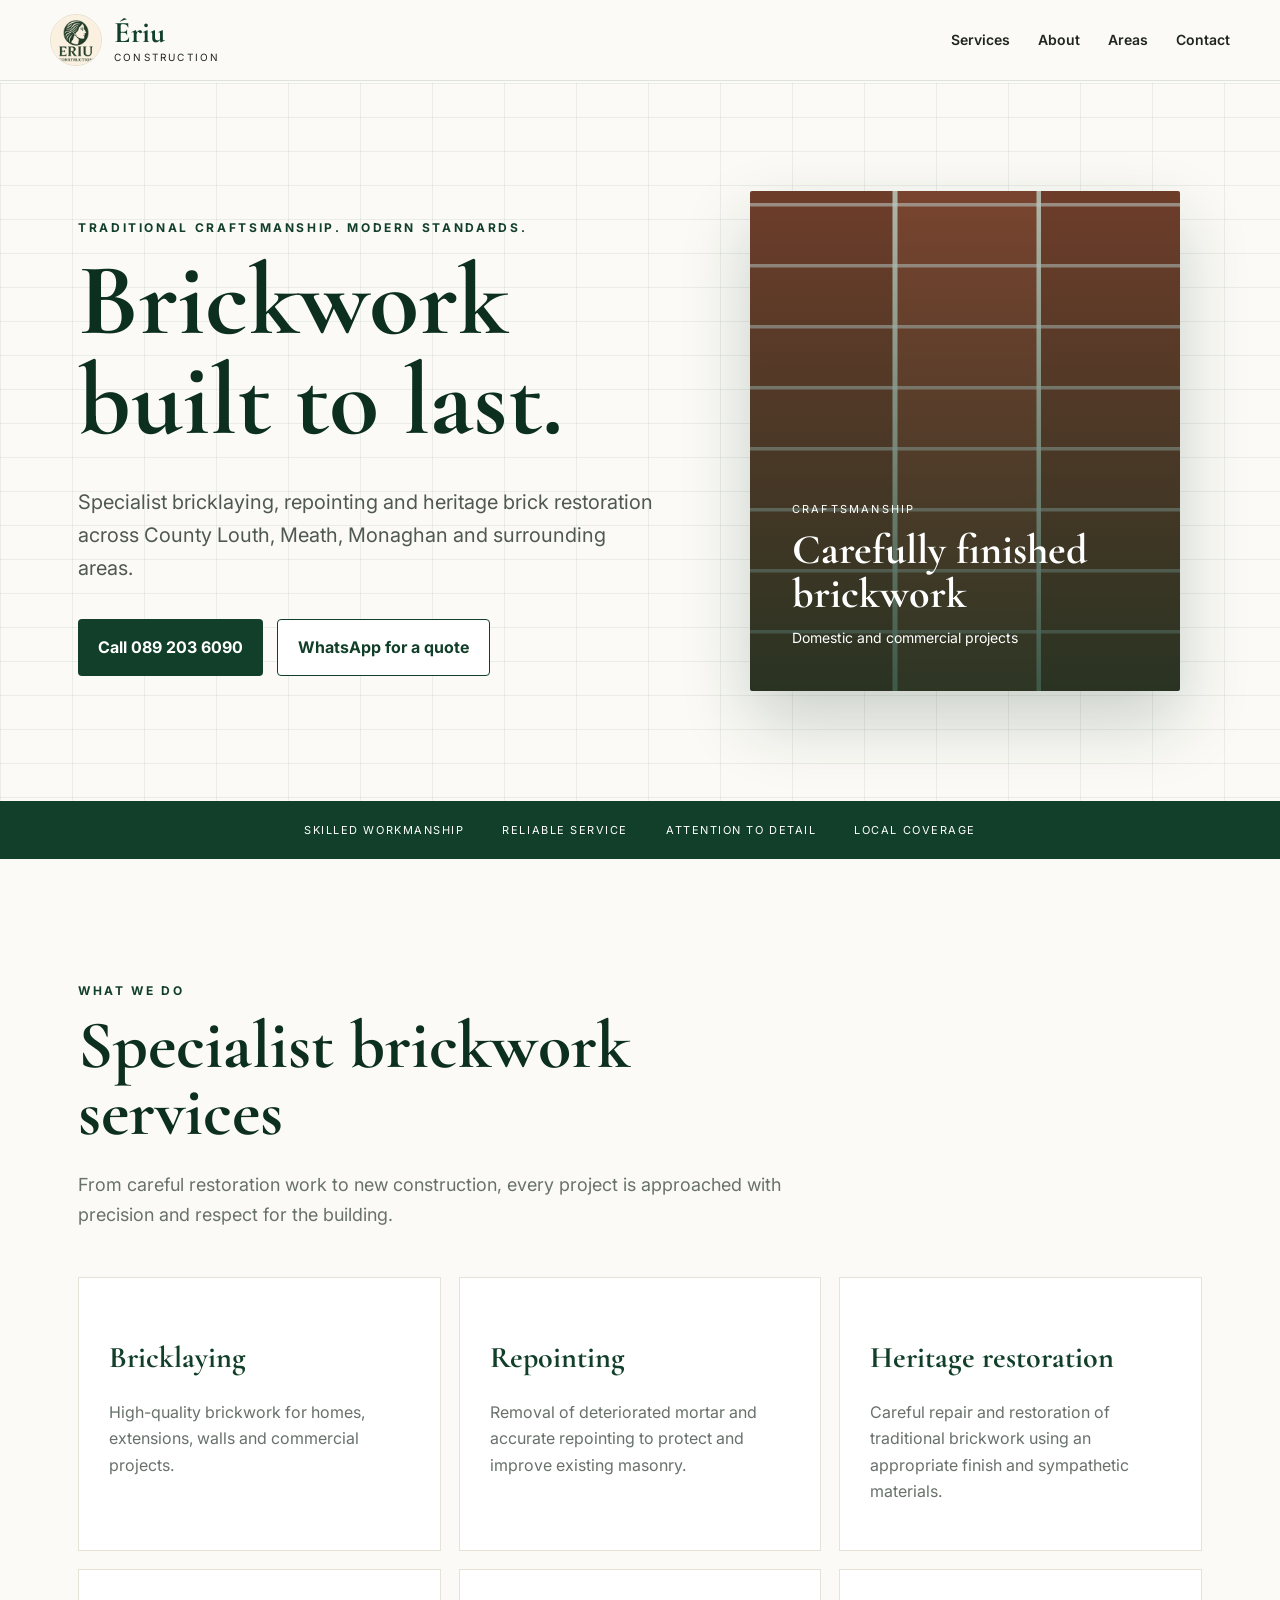
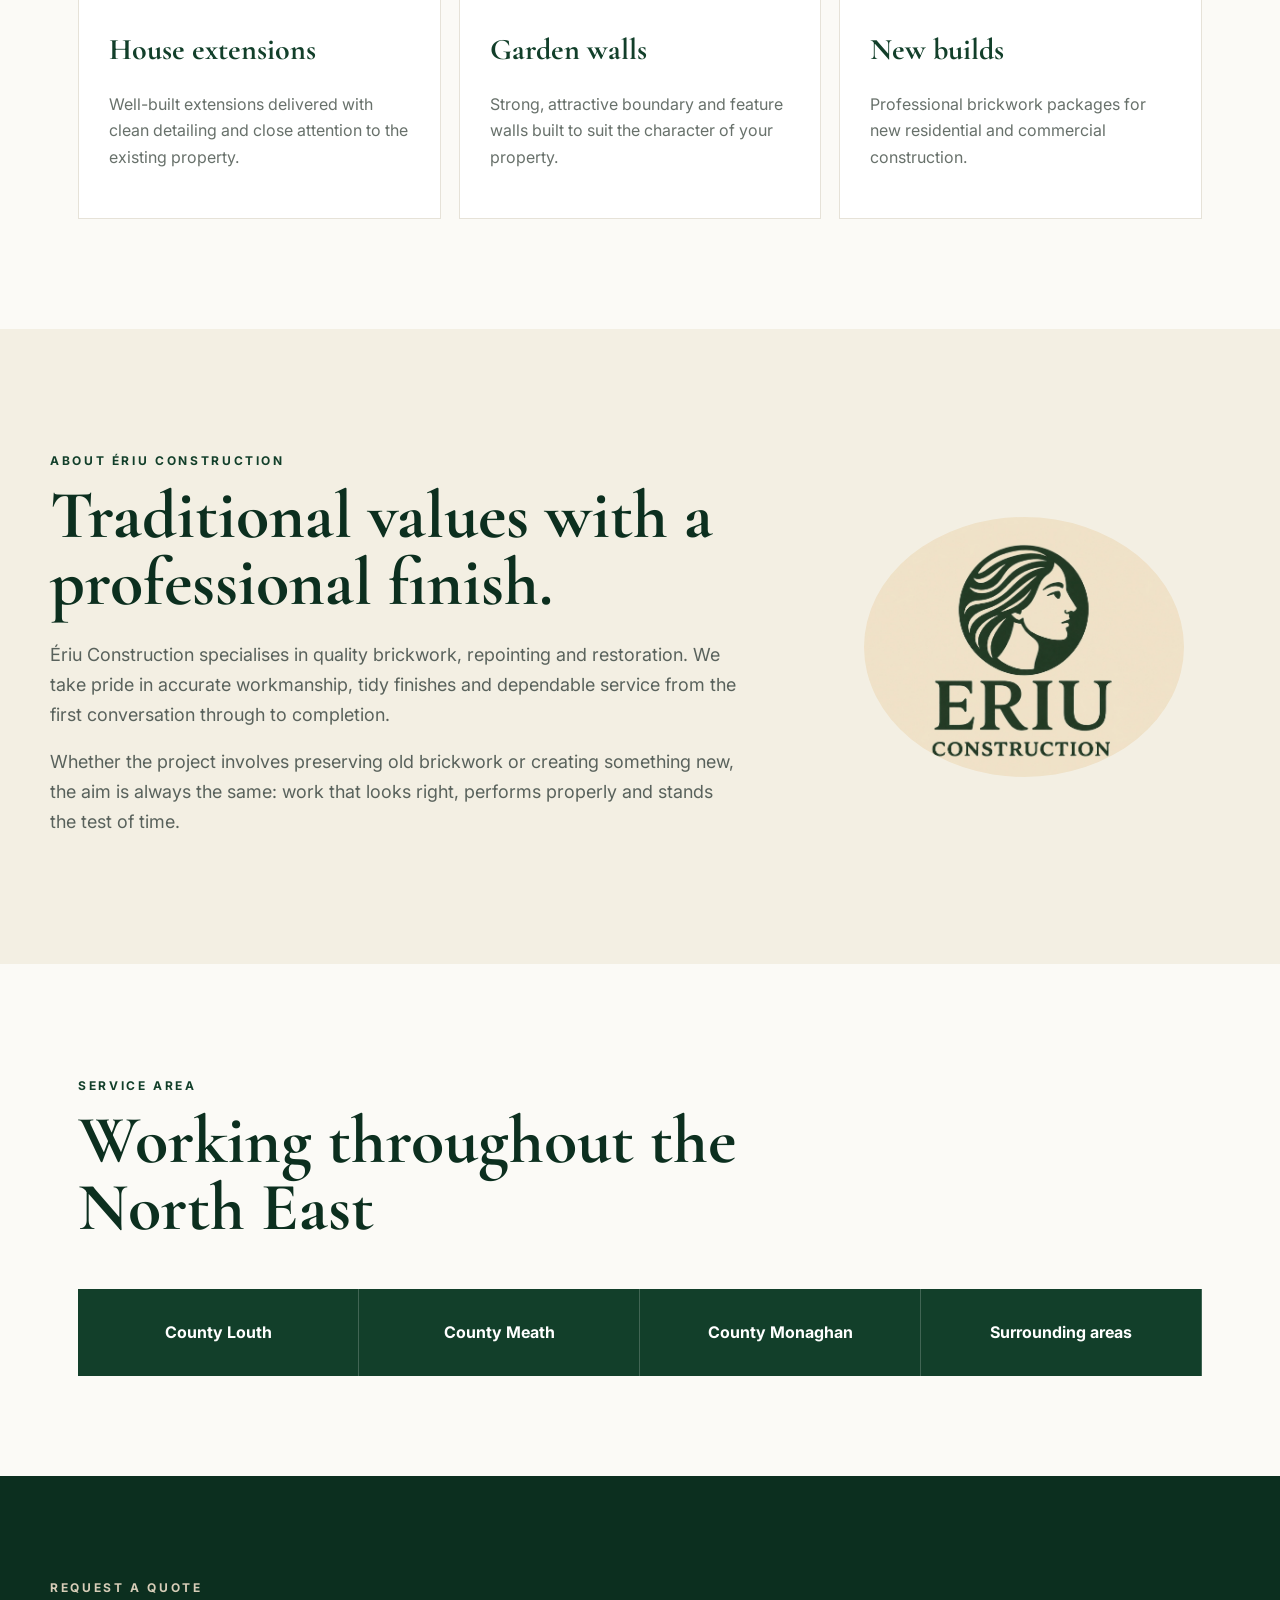
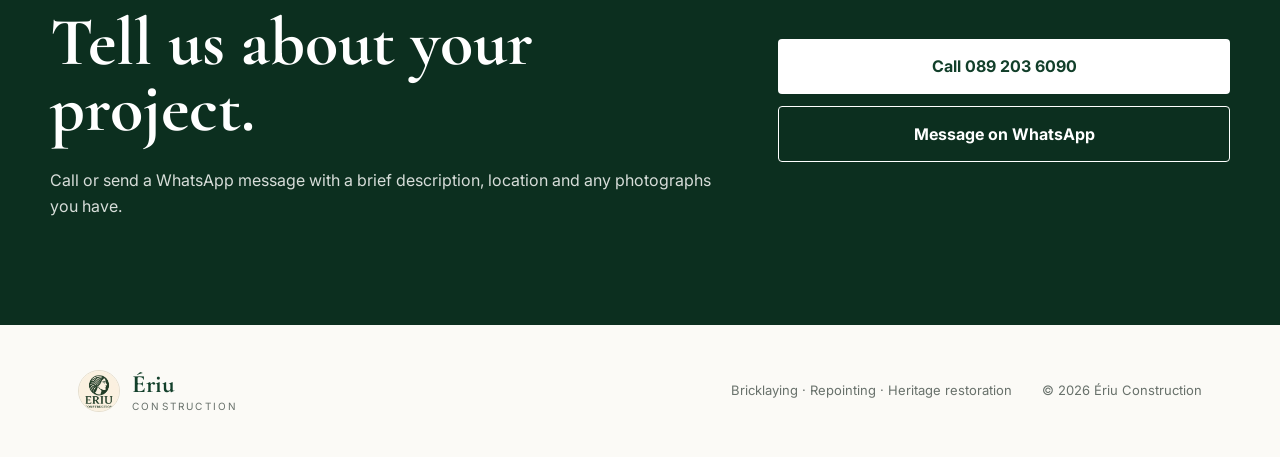
<file: index.html>
<!doctype html>
<html lang="en-IE">
<head>
  <meta charset="utf-8">
  <meta name="viewport" content="width=device-width, initial-scale=1">
  <title>Ériu Construction | Bricklaying, Repointing & Heritage Restoration</title>
  <meta name="description" content="Ériu Construction provides professional bricklaying, repointing, heritage brick restoration, house extensions, garden walls and new builds across County Louth, Meath, Monaghan and surrounding areas.">
  <meta name="theme-color" content="#123f2a">
  <link rel="preconnect" href="https://fonts.googleapis.com">
  <link rel="preconnect" href="https://fonts.gstatic.com" crossorigin>
  <link href="https://fonts.googleapis.com/css2?family=Cormorant+Garamond:wght@600;700&family=Inter:wght@400;500;600;700&display=swap" rel="stylesheet">
  <link rel="stylesheet" href="styles.css">
</head>
<body>
  <header class="site-header">
    <a class="brand" href="#top" aria-label="Ériu Construction home">
      <img src="assets/eriu-emblem.jpg" alt="Ériu Construction emblem">
      <span><strong>Ériu</strong><small>Construction</small></span>
    </a>
    <button class="menu-button" aria-expanded="false" aria-controls="site-nav">Menu</button>
    <nav id="site-nav">
      <a href="#services">Services</a>
      <a href="#about">About</a>
      <a href="#areas">Areas</a>
      <a href="#contact">Contact</a>
    </nav>
  </header>

  <main id="top">
    <section class="hero">
      <div class="hero-content">
        <p class="eyebrow">Traditional craftsmanship. Modern standards.</p>
        <h1>Brickwork built to last.</h1>
        <p class="lead">Specialist bricklaying, repointing and heritage brick restoration across County Louth, Meath, Monaghan and surrounding areas.</p>
        <div class="hero-actions">
          <a class="button primary" href="tel:+353892036090">Call 089 203 6090</a>
          <a class="button secondary" href="https://wa.me/353892036090?text=Hello%20%C3%89riu%20Construction%2C%20I%27d%20like%20to%20request%20a%20quote." target="_blank" rel="noopener">WhatsApp for a quote</a>
        </div>
      </div>
      <div class="hero-panel" aria-hidden="true">
        <div class="brick-card">
          <span>Craftsmanship</span>
          <strong>Carefully finished brickwork</strong>
          <small>Domestic and commercial projects</small>
        </div>
      </div>
    </section>

    <section class="trust-strip" aria-label="Key qualities">
      <span>Skilled workmanship</span>
      <span>Reliable service</span>
      <span>Attention to detail</span>
      <span>Local coverage</span>
    </section>

    <section class="section" id="services">
      <div class="section-heading">
        <p class="eyebrow">What we do</p>
        <h2>Specialist brickwork services</h2>
        <p>From careful restoration work to new construction, every project is approached with precision and respect for the building.</p>
      </div>

      <div class="services-grid">
        <article><h3>Bricklaying</h3><p>High-quality brickwork for homes, extensions, walls and commercial projects.</p></article>
        <article><h3>Repointing</h3><p>Removal of deteriorated mortar and accurate repointing to protect and improve existing masonry.</p></article>
        <article><h3>Heritage restoration</h3><p>Careful repair and restoration of traditional brickwork using an appropriate finish and sympathetic materials.</p></article>
        <article><h3>House extensions</h3><p>Well-built extensions delivered with clean detailing and close attention to the existing property.</p></article>
        <article><h3>Garden walls</h3><p>Strong, attractive boundary and feature walls built to suit the character of your property.</p></article>
        <article><h3>New builds</h3><p>Professional brickwork packages for new residential and commercial construction.</p></article>
      </div>
    </section>

    <section class="feature-section" id="about">
      <div class="feature-copy">
        <p class="eyebrow">About Ériu Construction</p>
        <h2>Traditional values with a professional finish.</h2>
        <p>Ériu Construction specialises in quality brickwork, repointing and restoration. We take pride in accurate workmanship, tidy finishes and dependable service from the first conversation through to completion.</p>
        <p>Whether the project involves preserving old brickwork or creating something new, the aim is always the same: work that looks right, performs properly and stands the test of time.</p>
      </div>
      <div class="feature-mark">
        <img src="assets/eriu-emblem.jpg" alt="">
      </div>
    </section>

    <section class="section area-section" id="areas">
      <div class="section-heading">
        <p class="eyebrow">Service area</p>
        <h2>Working throughout the North East</h2>
      </div>
      <div class="area-card">
        <strong>County Louth</strong>
        <strong>County Meath</strong>
        <strong>County Monaghan</strong>
        <strong>Surrounding areas</strong>
      </div>
    </section>

    <section class="contact-section" id="contact">
      <div>
        <p class="eyebrow">Request a quote</p>
        <h2>Tell us about your project.</h2>
        <p>Call or send a WhatsApp message with a brief description, location and any photographs you have.</p>
      </div>
      <div class="contact-actions">
        <a class="button light" href="tel:+353892036090">Call 089 203 6090</a>
        <a class="button outline-light" href="https://wa.me/353892036090?text=Hello%20%C3%89riu%20Construction%2C%20I%27d%20like%20to%20request%20a%20quote." target="_blank" rel="noopener">Message on WhatsApp</a>
      </div>
    </section>
  </main>

  <footer>
    <div class="brand footer-brand">
      <img src="assets/eriu-emblem.jpg" alt="">
      <span><strong>Ériu</strong><small>Construction</small></span>
    </div>
    <p>Bricklaying · Repointing · Heritage restoration</p>
    <p>© <span id="year"></span> Ériu Construction</p>
  </footer>

  <script src="script.js"></script>
</body>
</html>
</file>
<file: styles.css>
*{box-sizing:border-box}
:root{
  --green:#123f2a;
  --green-2:#0c2f1f;
  --cream:#f3efe3;
  --cream-2:#e6dfcf;
  --charcoal:#202522;
  --muted:#68716b;
  --white:#fff;
  --max:1180px;
}
html{scroll-behavior:smooth}
body{margin:0;font-family:Inter,Arial,sans-serif;color:var(--charcoal);background:#fbfaf6;line-height:1.65}
a{color:inherit}
img{max-width:100%;display:block}
.site-header{position:sticky;top:0;z-index:20;display:flex;align-items:center;justify-content:space-between;padding:14px max(22px,calc((100vw - var(--max))/2));background:rgba(251,250,246,.95);backdrop-filter:blur(10px);border-bottom:1px solid rgba(18,63,42,.12)}
.brand{display:flex;align-items:center;gap:12px;text-decoration:none}
.brand img{width:52px;height:52px;border-radius:50%;object-fit:cover;border:1px solid var(--cream-2)}
.brand span{display:flex;flex-direction:column;line-height:1}
.brand strong{font-family:"Cormorant Garamond",serif;font-size:30px;color:var(--green)}
.brand small{text-transform:uppercase;letter-spacing:.22em;font-size:10px;margin-top:4px}
nav{display:flex;gap:28px}
nav a{text-decoration:none;font-weight:600;font-size:14px}
nav a:hover{color:var(--green)}
.menu-button{display:none;border:1px solid rgba(18,63,42,.25);background:transparent;padding:10px 13px;border-radius:8px}
.hero{max-width:var(--max);margin:0 auto;min-height:720px;padding:90px 28px;display:grid;grid-template-columns:1.1fr .9fr;gap:70px;align-items:center}
.hero:before{content:"";position:absolute;inset:83px 0 auto 0;height:720px;z-index:-2;background:
linear-gradient(90deg,rgba(18,63,42,.07) 1px,transparent 1px),
linear-gradient(rgba(18,63,42,.07) 1px,transparent 1px);
background-size:72px 34px}
.hero h1,.section h2,.feature-section h2,.contact-section h2{font-family:"Cormorant Garamond",serif;line-height:.98;margin:.1em 0 .35em}
.hero h1{font-size:clamp(58px,8vw,104px);max-width:720px;color:var(--green-2)}
.eyebrow{text-transform:uppercase;letter-spacing:.22em;font-size:12px;font-weight:700;color:var(--green)}
.lead{font-size:20px;max-width:650px;color:#4f5852}
.hero-actions{display:flex;gap:14px;flex-wrap:wrap;margin-top:34px}
.button{display:inline-flex;align-items:center;justify-content:center;text-decoration:none;padding:14px 20px;border-radius:4px;font-weight:700;transition:.2s ease}
.primary{background:var(--green);color:white}
.primary:hover{background:var(--green-2);transform:translateY(-1px)}
.secondary{border:1px solid var(--green);color:var(--green);background:#fff}
.secondary:hover{background:var(--cream)}
.hero-panel{display:flex;justify-content:center}
.brick-card{width:min(430px,100%);min-height:500px;padding:42px;display:flex;flex-direction:column;justify-content:flex-end;color:white;border-radius:2px;background:
linear-gradient(rgba(12,47,31,.28),rgba(12,47,31,.78)),
repeating-linear-gradient(0deg,transparent 0 57px,rgba(255,255,255,.6) 58px 61px),
repeating-linear-gradient(90deg,#93422e 0 142px,#f0eadc 143px 147px,#a34c35 148px 286px,#f0eadc 287px 291px);
box-shadow:0 30px 70px rgba(12,47,31,.2)}
.brick-card span{text-transform:uppercase;letter-spacing:.2em;font-size:11px}
.brick-card strong{font-family:"Cormorant Garamond",serif;font-size:42px;line-height:1.05;margin:10px 0}
.brick-card small{font-size:14px}
.trust-strip{display:flex;justify-content:center;gap:38px;flex-wrap:wrap;padding:20px;background:var(--green);color:white;text-transform:uppercase;letter-spacing:.14em;font-size:11px}
.section{max-width:var(--max);margin:0 auto;padding:110px 28px}
.section-heading{max-width:760px;margin-bottom:48px}
.section h2,.feature-section h2,.contact-section h2{font-size:clamp(42px,6vw,68px);color:var(--green-2)}
.section-heading>p:last-child{font-size:18px;color:var(--muted)}
.services-grid{display:grid;grid-template-columns:repeat(3,1fr);gap:18px}
.services-grid article{background:white;border:1px solid #e6e2d8;padding:30px;min-height:250px}
.services-grid span{font-family:"Cormorant Garamond",serif;color:#9b8e73;font-size:22px}
.services-grid h3{font-family:"Cormorant Garamond",serif;font-size:30px;margin:25px 0 8px;color:var(--green)}
.services-grid p{color:var(--muted)}
.feature-section{background:var(--cream);padding:110px max(28px,calc((100vw - var(--max))/2));display:grid;grid-template-columns:1.25fr .75fr;gap:80px;align-items:center}
.feature-copy p:not(.eyebrow){font-size:18px;color:#59625c}
.feature-mark{display:flex;justify-content:center}
.feature-mark img{width:320px;height:260px;object-fit:cover;border-radius:50%;mix-blend-mode:multiply}
.area-section{padding-top:100px;padding-bottom:100px}
.area-card{display:grid;grid-template-columns:repeat(4,1fr);background:var(--green);color:white}
.area-card strong{padding:30px;border-right:1px solid rgba(255,255,255,.2);text-align:center}
.contact-section{background:var(--green-2);color:white;padding:90px max(28px,calc((100vw - var(--max))/2));display:grid;grid-template-columns:1.2fr .8fr;gap:50px;align-items:center}
.contact-section .eyebrow{color:#d7cdb8}
.contact-section h2{color:white}
.contact-section p{max-width:680px;color:#d7ddd9}
.contact-actions{display:flex;flex-direction:column;gap:12px}
.light{background:white;color:var(--green)}
.outline-light{border:1px solid white;color:white}
.email-note{grid-column:1/-1;font-size:14px;margin:0}
footer{max-width:var(--max);margin:0 auto;padding:42px 28px;display:grid;grid-template-columns:1fr auto auto;gap:30px;align-items:center;font-size:13px;color:var(--muted)}
.footer-brand img{width:42px;height:42px}.footer-brand strong{font-size:25px}
@media(max-width:850px){
  nav{display:none;position:absolute;top:81px;left:0;right:0;background:#fbfaf6;padding:22px;flex-direction:column;border-bottom:1px solid #ddd}
  nav.open{display:flex}.menu-button{display:block}
  .hero{grid-template-columns:1fr;min-height:auto;padding-top:65px}.hero-panel{justify-content:flex-start}
  .brick-card{min-height:420px}
  .services-grid{grid-template-columns:1fr 1fr}
  .feature-section{grid-template-columns:1fr}
  .area-card{grid-template-columns:1fr 1fr}
  .contact-section{grid-template-columns:1fr}
  footer{grid-template-columns:1fr}
}
@media(max-width:560px){
  .hero{padding:55px 20px 75px}.hero h1{font-size:62px}
  .hero-actions{flex-direction:column}.button{width:100%}
  .section{padding:80px 20px}.services-grid{grid-template-columns:1fr}
  .feature-section{padding:80px 20px}.area-card{grid-template-columns:1fr}
  .area-card strong{border-right:0;border-bottom:1px solid rgba(255,255,255,.2)}
  .contact-section{padding:75px 20px}
  .site-header{padding-left:16px;padding-right:16px}
}
</file>
